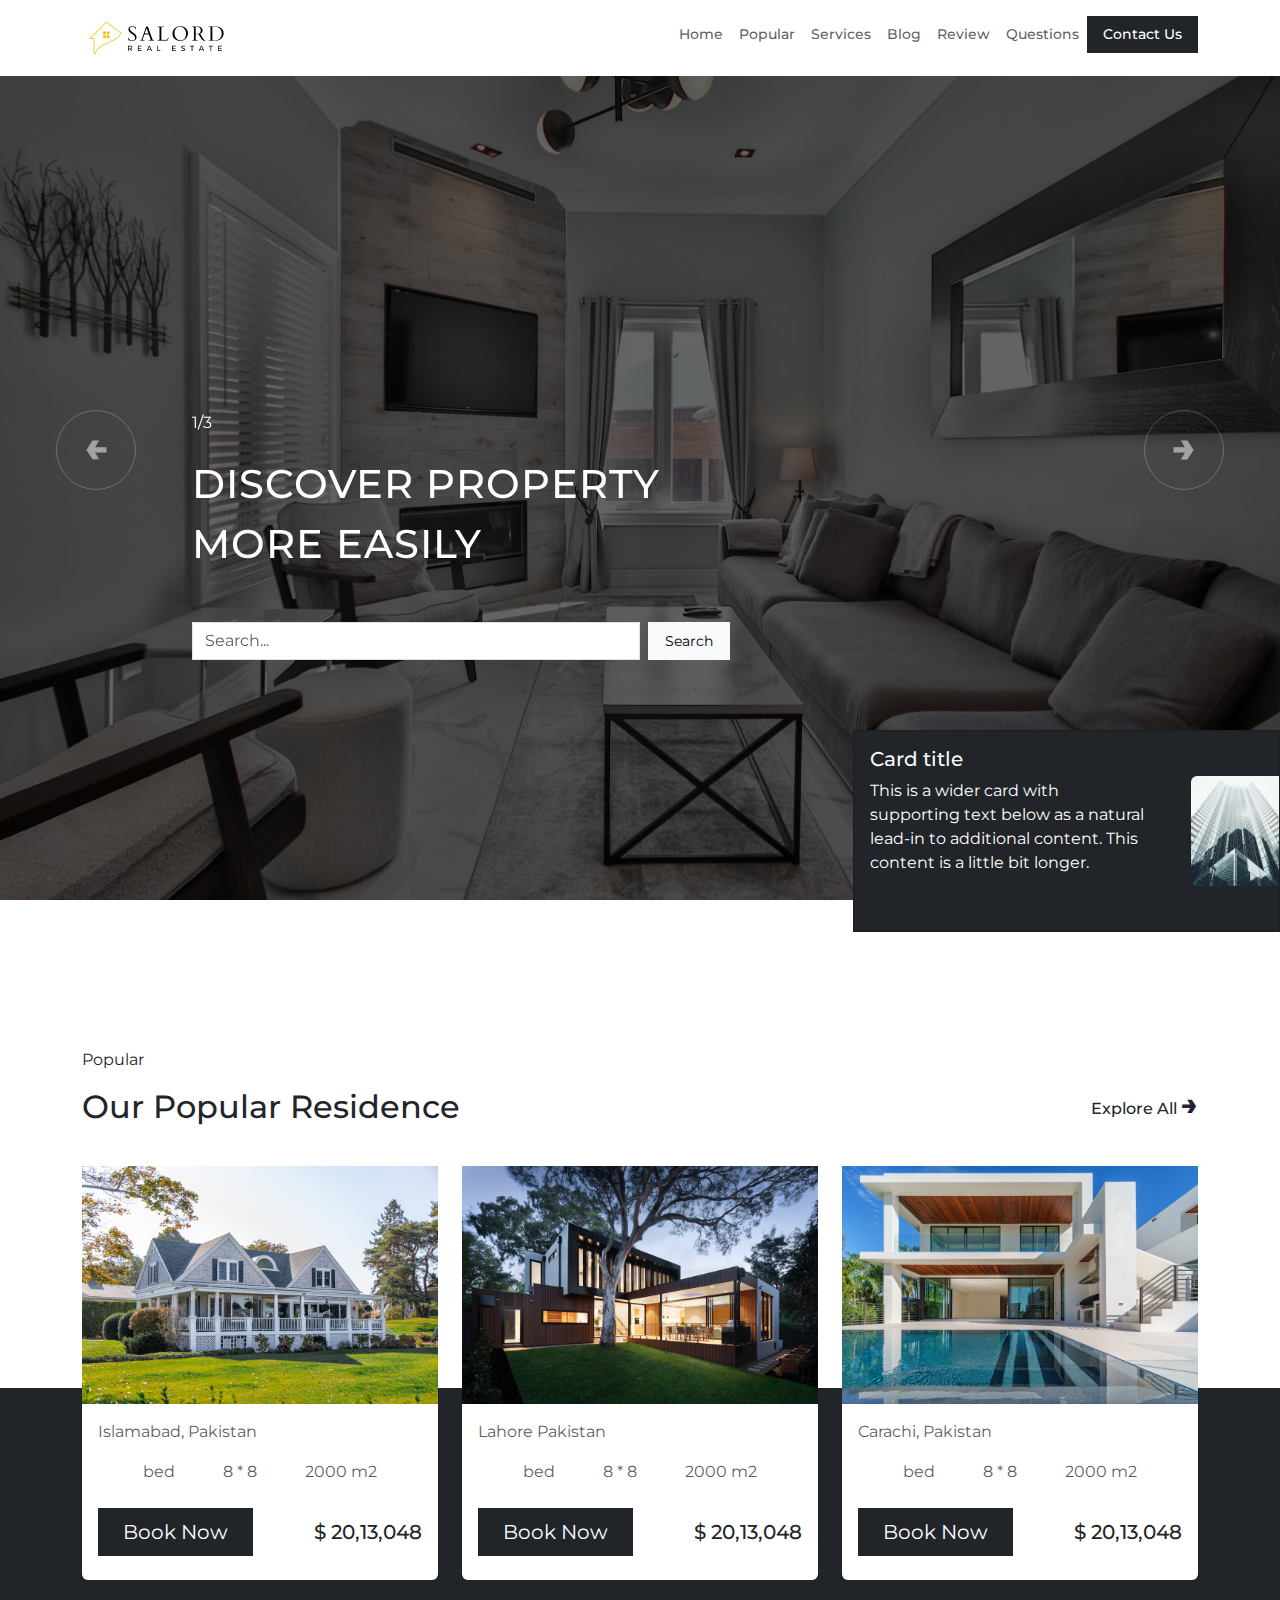
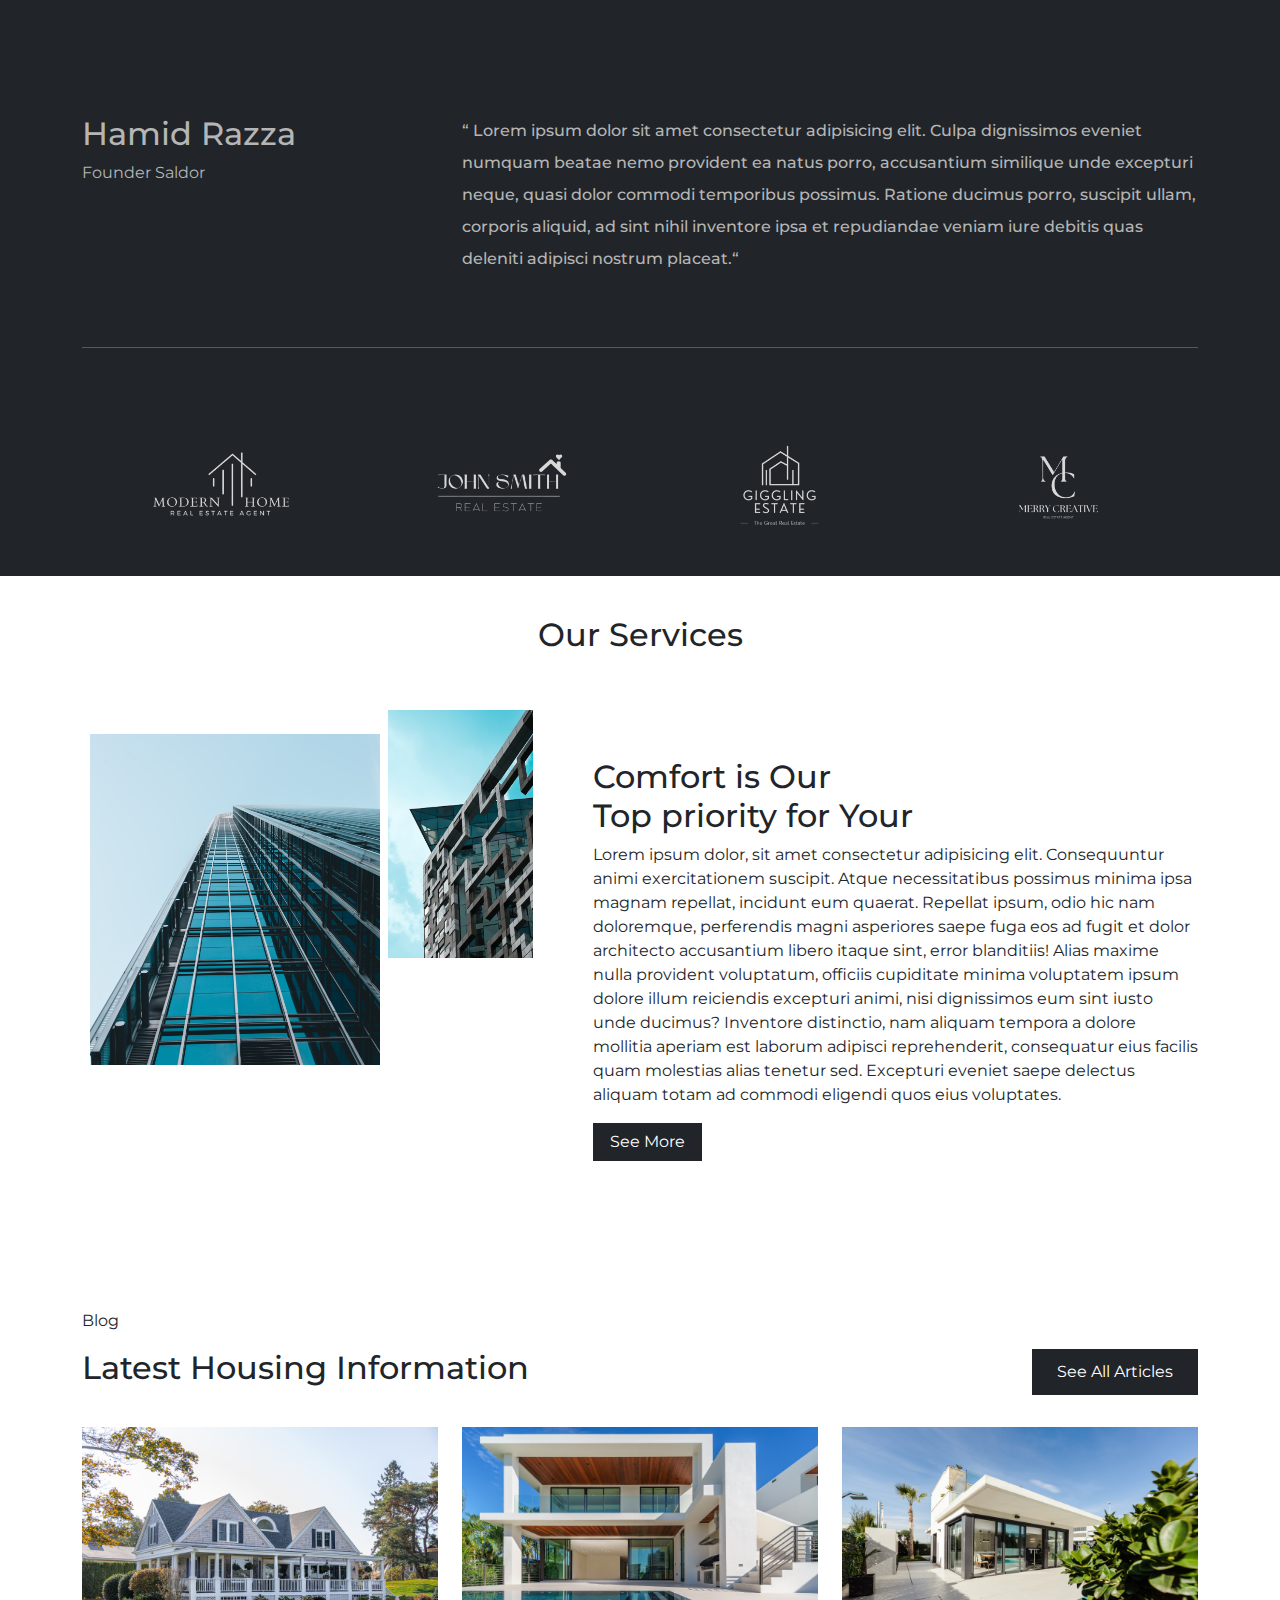
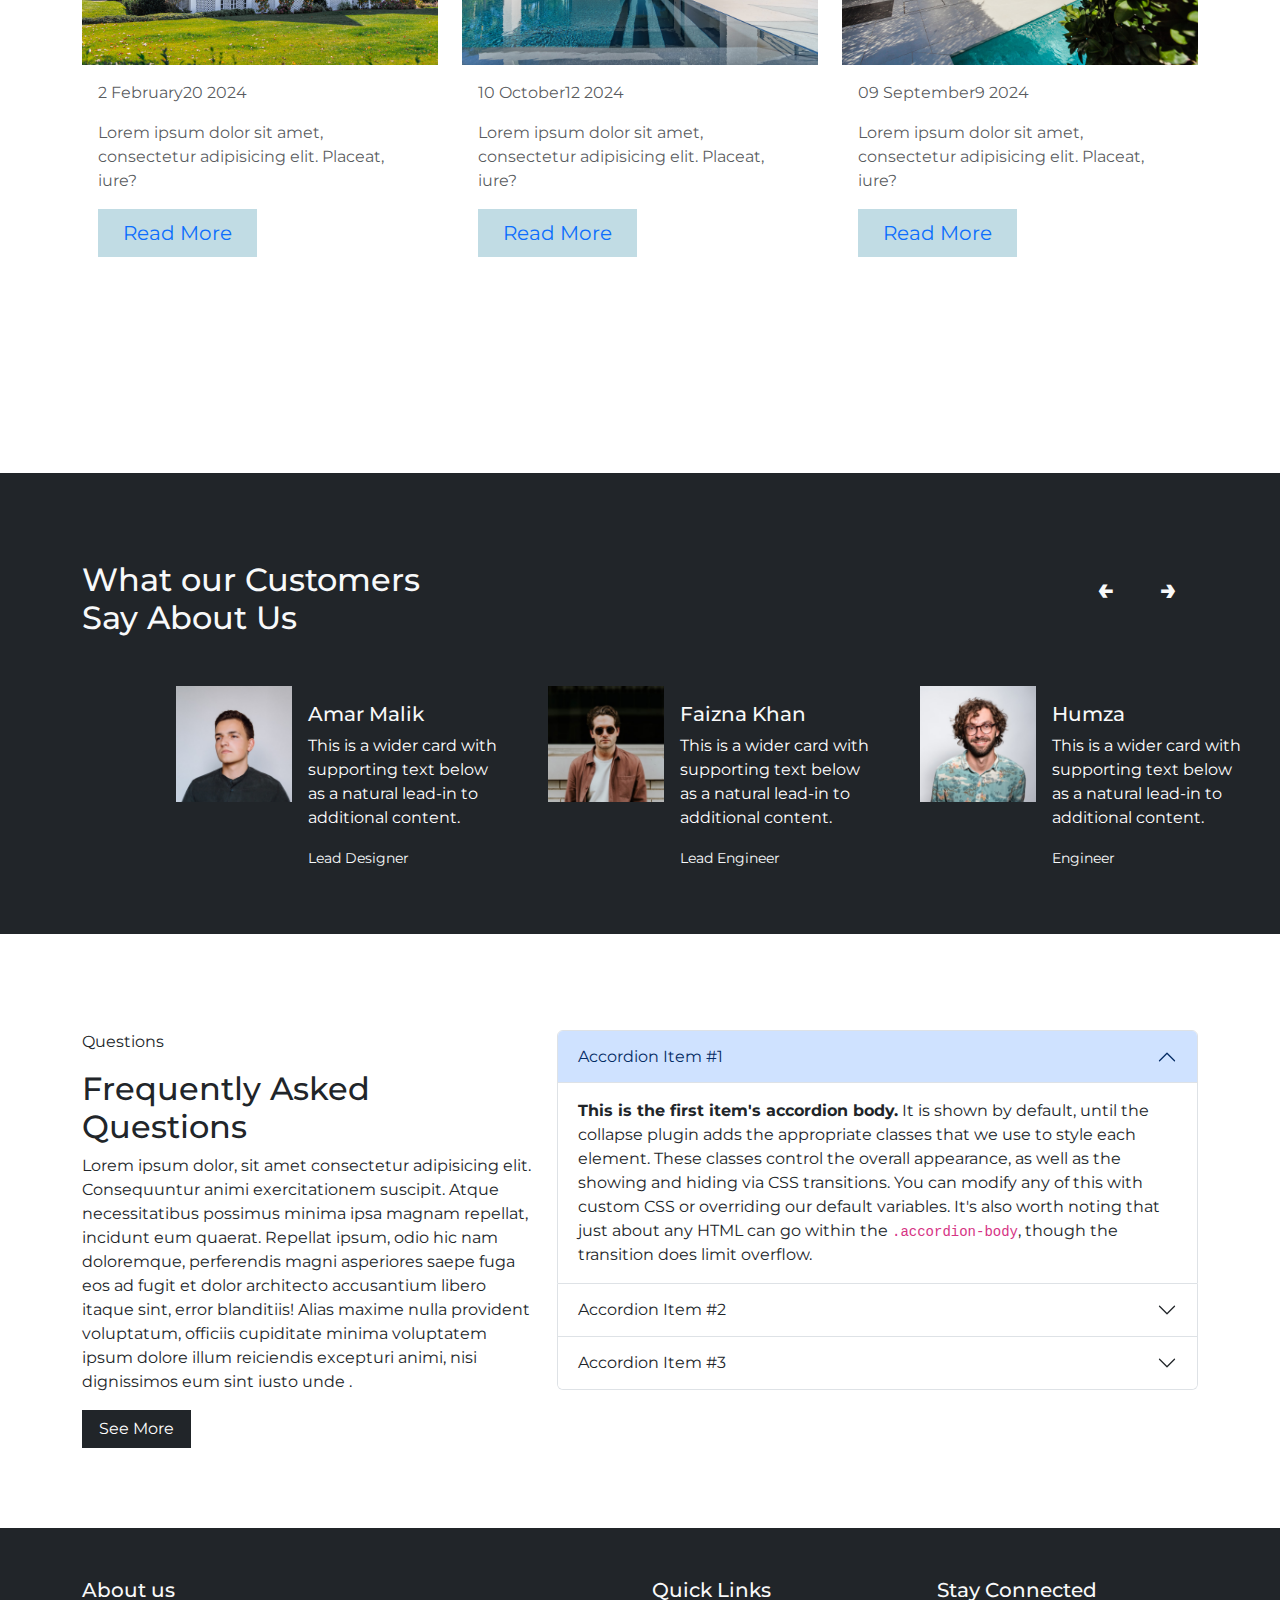
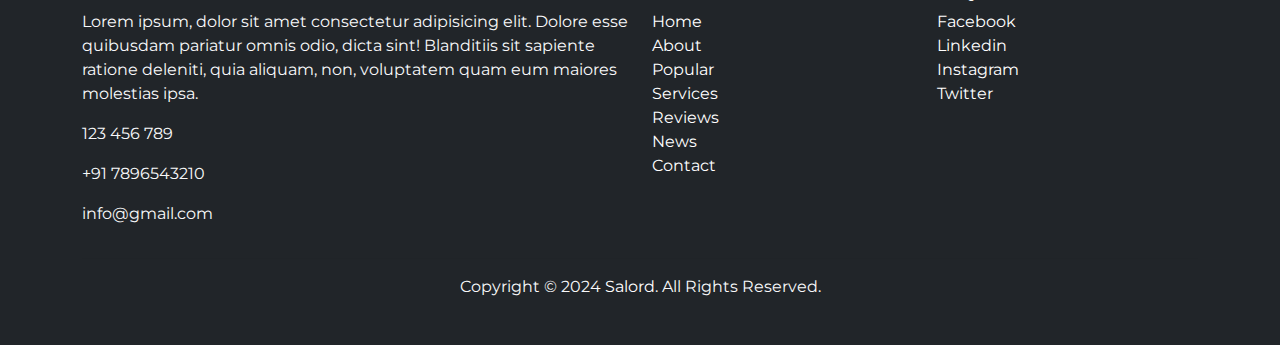
<file: index.html>
<!DOCTYPE html>
<html lang="en">
<head>
    <meta charset="UTF-8">
    <meta name="viewport" content="width=device-width, initial-scale=1.0">
    <title>Real Estate Website</title>
    <link rel="stylesheet" href="index.css">
    <link rel="stylesheet" href="https://cdnjs.cloudflare.com/ajax/libs/font-awesome/6.6.0/css/all.min.css" integrity="sha512-Kc323vGBEqzTmouAECnVceyQqyqdsSiqLQISBL29aUW4U/M7pSPA/gEUZQqv1cwx4OnYxTxve5UMg5GT6L4JJg==" crossorigin="anonymous" referrerpolicy="no-referrer" />
    <link href="https://cdn.jsdelivr.net/npm/bootstrap@5.3.3/dist/css/bootstrap.min.css" rel="stylesheet" integrity="sha384-QWTKZyjpPEjISv5WaRU9OFeRpok6YctnYmDr5pNlyT2bRjXh0JMhjY6hW+ALEwIH" crossorigin="anonymous">
</head>
<body>
 <!-- navbar -->
 <nav class="navbar navbar-expand-lg navbar-light bg-white fixed-top">
    <div class="container">
      <a class="navbar-brand" href="#">
        <img src="images/logo.png" alt="logo" class="w-50">
      </a>
      <button class="navbar-toggler" type="button" data-bs-toggle="collapse" data-bs-target="#navbarSupportedContent" aria-controls="navbarSupportedContent" aria-expanded="false" aria-label="Toggle navigation">
        <span class="navbar-toggler-icon"></span>
      </button>
      <div class="collapse navbar-collapse" id="navbarSupportedContent">
        <ul class="navbar-nav ms-auto mb-2 mg-lg-0">
          <li class="nav-item">
            <a class="nav-link " aria-current="page" href="#">Home</a>
          </li>
          <li class="nav-item">
            <a class="nav-link" href="#popular">Popular</a>
          </li>
          <li class="nav-item">
            <a class="nav-link" href="#services">Services</a>
          </li>
          <li class="nav-item">
            <a class="nav-link" href="#blog">Blog</a>
          </li>
          <li class="nav-item">
            <a class="nav-link" href="#review">Review</a>
          </li>
          <li class="nav-item">
            <a class="nav-link" href="#questions">Questions</a>
          </li>
          <li class="nav-item">
            <a class="nav-link btn text-white bg-dark px-3 rounded-0" href="contact.html">Contact Us</a>
          </li>
          
          
        </ul>
        
          
       
      </div>
    </div>
  </nav>
  <div id="carouselExampleAutoplaying" class="carousel slide">
    <div class="carousel-inner">
      <div class="carousel-item active ">
        <img src="images/home6.jpg" class="d-block w-100-height" alt="image1">
    <div class="carousel-caption carousel1">
        <p>1/3</p>
        <h5>Discover Property <br>More Easily</h5>
        <div class="mt-5 d-flex">
            <input type="text" class="form-control search w-50 rounded-0" id=" floatingInput" placeholder="Search...">
<button class="btn btn-light btn-sm  justify-content-md-end mx-2 px-3 rounded-0"><i class="fa-solid fa-magnifying-glass pr-3"></i>Search</button>            
        </div>
    </div>    
      </div>

      <div class="carousel-item pt-5">
        <img src="images/home7.jpg" class="d-block w-100-height" alt="image2">
    <div class="carousel-caption carousel2">
        <p>2/3</p>
        <h5>Global Homes <br>For our Future <br>Generation</h5>
        <p><a href="#" class="btn btn-light btn-lg mt-3 rounded-0">Discover More</a></p>
    </div>    
      </div>


      <div class="carousel-item pt-5">
        <img src="images/home8.jpg" class="d-block w-100-height" alt="image1">
    <div class="carousel-caption carousel3">
        <p>3/3</p>
        <h5>Property Buying <br>and Selling <br> Guides</h5>
        <p><a href="#" class="btn btn-light btn-lg mt-3 rounded-0">Discover More</a></p>
    </div>    
      </div>
      
    </div>
    <button class="carousel-control-prev" type="button" data-bs-target="#carouselExampleAutoplaying" data-bs-slide="prev">
      <span class="icon">&larr;</span>
      <span class="visually-hidden">Previous</span>
    </button>
    <button class="carousel-control-next" type="button" data-bs-target="#carouselExampleAutoplaying" data-bs-slide="next">
      <span class="icon">&rarr;</span>
      <span class="visually-hidden">Next</span>
    </button>
    <div class="col-md-4 z-1 position-absolute card-bottom card mb-3 card-color rounded-0 bg-dark" style="background:#0000 ;  ">
      <div class="row align-items-center">
        
        <div class="col-md-9">
          <div class="card-body">
            <h5 class="card-title text-light">Card title</h5>
            <p class="card-text text-white">This is a wider card with supporting text below as a natural lead-in to additional content. This content is a little bit longer.</p>
            <p class="card-text"><small class="text-body-secondary">Last updated 3 mins ago</small></p>
          </div>
        </div>
        <div class="col-md-3">
          <img src="images/project-3.jpg" class="img-fluid rounded-start"alt="card-img">
        </div>
      </div>
    </div>
  </div>
  <!-- popular <section></section> -->
<section class="container"style="margin-top:100px" id="popular">
  <p class="pt-5"> Popular</p>
  <div class="d-flex"> 
    <h2>Our Popular Residence</h2>
    <h6 class="ms-auto">Explore All <span class=" arrow-icon">&rarr;</span> </h6>
  </div>
  <div class="row row-cols-1  row-cols-lg-3 g-4 mt-2">
    <div class="col">
      <div class="card border-0 rounded">
        <img src="images/home1.jpg"  class="card-img-top rounded-0"alt="image1">
        <div class="card-body">
          <p class="card-text text-muted">
Islamabad, Pakistan
          </p>
          <div class="d-flex justify-content-center mt-3">
            <p class="mx-4 text-muted card-text"><i class="fa fa-car"></i> bed</p>
            <p class="mx-4 text-muted card-text"><i class="fa fa-play"></i> 8 * 8 </p>
            <p class="mx-4 text-muted card-text"><i class="fa fa-compass"></i> 2000 m2</p>
          </div>
<div class="d-flex my-2">
  <button class="btn btn-lg text-white bg-dark px-4 rounded-0">Book Now</button>
  <h5 class="my-auto ms-auto">$ 20,13,048</h5>
</div>
        </div>
      </div>
    </div>
    <div class="col">
      <div class="card border-0 rounded">
        <img src="images/home4.jpg"  class="card-img-top rounded-0"alt="image1">
        <div class="card-body">
          <p class="card-text text-muted">
Lahore Pakistan
          </p>
          <div class="d-flex justify-content-center mt-3">
            <p class="mx-4 text-muted card-text"><i class="fa fa-car"></i> bed</p>
            <p class="mx-4 text-muted card-text"><i class="fa fa-play"></i> 8 * 8 </p>
            <p class="mx-4 text-muted card-text"><i class="fa fa-compass"></i> 2000 m2</p>
          </div>
<div class="d-flex my-2">
  <button class="btn btn-lg text-white bg-dark px-4 rounded-0">Book Now</button>
  <h5 class="my-auto ms-auto">$ 20,13,048</h5>
</div>
        </div>
      </div>
    </div>
    <div class="col">
      <div class="card border-0 rounded">
        <img src="images/home2.jpg"  class="card-img-top rounded-0"alt="image1">
        <div class="card-body">
          <p class="card-text text-muted">
Carachi, Pakistan
          </p>
          <div class="d-flex justify-content-center mt-3">
            <p class="mx-4 text-muted card-text"><i class="fa fa-car"></i> bed</p>
            <p class="mx-4 text-muted card-text"><i class="fa fa-play"></i> 8 * 8 </p>
            <p class="mx-4 text-muted card-text"><i class="fa fa-compass"></i> 2000 m2</p>
          </div>
<div class="d-flex my-2">
  <button class="btn btn-lg text-white bg-dark px-4 rounded-0">Book Now</button>
  <h5 class="my-auto ms-auto">$ 20,13,048</h5>
</div>
        </div>
      </div>
    </div>
    
  </div>

</section>
<section class="bg-dark" style="margin-top: -15%;" id="about">
  <div class="container py-5">
    <div class="row" style="margin-top: 25%;">
<div class="col-lg-4">
  <h2 style="color: #b5b5b5; "> Hamid Razza</h2>
  <p style="color:#b5b5b5;">Founder Saldor</p>
</div>
<div class="col-lg-8 mb-5">
<h6 class="lh-lg" style="color:#b5b5b5"> &ldquo; Lorem ipsum dolor sit amet consectetur adipisicing elit. Culpa dignissimos eveniet numquam beatae nemo provident ea natus porro, accusantium similique unde excepturi neque, quasi dolor commodi temporibus possimus. Ratione ducimus porro, suscipit ullam, corporis aliquid, ad sint nihil inventore ipsa et repudiandae veniam iure debitis quas deleniti adipisci nostrum placeat.&ldquo;</h6>
</div>
    </div>
    <hr class="text-light">
    <div class=" container mt-5 pt-5">
      <div class="row text-center">
        <div class="col-md-3 col-sm-6">
<img src="images/logo1.png" alt="logo1" style="width:55%;">
        </div>
        <div class="col-md-3 col-sm-6">
          <img src="images/logo2.png" alt="logo1" style="width:55%;">
 </div>
 <div class="col-md-3 col-sm-6">
   <img src="images/logo3.png" alt="logo1" style="width:55%;">
   </div>           
   <div class="col-md-3 col-sm-6">
    <img src="images/logo4.png" alt="logo1" style="width:55%;">
            </div>
      </div>
    </div>
  </div>

</section>
<!-- our service section -->
<section class="about section-headding" style="margin-top: 40px;">
  <div class="text-center pb-5"id=services>
    <h2> Our Services</h2>
  </div>
  <div class="container">
    <div class="row">
      
      <div class="col-lg-5 col-md-12 col-12">
        <div class="d-flex">
          <div class="about-img mx-2">
            <img src="images/about1.png" alt="about-img" class="img-fluid h-100 mt-4">
          </div>
          <div class="about-img ">
            <img src="images/about2.png" alt="about-img" class="img-fluid h-75">
          </div>
        </div>
      </div>
      <div class="col-lg-7 col-md-12 col-12 ps-lg-5 mt-md-5"style="margin-top: 40px;">
        <div class="about-text">
          <h2> Comfort is Our <br>Top priority for Your</h2>
          <p>Lorem ipsum dolor, sit amet consectetur adipisicing elit. Consequuntur animi exercitationem suscipit. Atque necessitatibus possimus minima ipsa magnam repellat, incidunt eum quaerat. Repellat ipsum, odio hic nam doloremque, perferendis magni asperiores saepe fuga eos ad fugit et dolor architecto accusantium libero itaque sint, error blanditiis! Alias maxime nulla provident voluptatum, officiis cupiditate minima voluptatem ipsum dolore illum reiciendis excepturi animi, nisi dignissimos eum sint iusto unde ducimus? Inventore distinctio, nam aliquam tempora a dolore mollitia aperiam est laborum adipisci reprehenderit, consequatur eius facilis quam molestias alias tenetur sed. Excepturi eveniet saepe delectus aliquam totam ad commodi eligendi quos eius voluptates.</p>
          <a href="#" class="btn text-white bg-dark px-3 rounded-0"> See More</a>
        </div>
      </div>
    </div>
  </div>

</div>
</section>
<section class="container"style="margin-top:100px" id="blog">
  <p class="pt-5"> Blog</p>
  <div class="d-flex"> 
    <h2>Latest Housing Information</h2>
    <button class="btn text-white bg-dark px-4 btn-md ms-auto rounded-0">See All Articles</button>
  </div>
  <div class="row row-cols-1  row-cols-lg-3 g-4 mt-2">
    <div class="col">
      <div class="card border-0 rounded">
        <img src="images/home1.jpg"  class="card-img-top rounded-0"alt="image1">
        <div class="card-body">
          <p class="card-text text-muted">2 February20 2024</p>
          <p class="card-text text-muted"> Lorem ipsum dolor sit amet, consectetur adipisicing elit. Placeat, iure?</p>


            <button class="btn text-primary px-4 btn-lg rounded-0" style="background-color: rgb(193, 220, 228);">Read More</button>
</div>
        </div>
      </div>
    
      <div class="col">
        <div class="card border-0 rounded">
          <img src="images/home2.jpg"  class="card-img-top rounded-0"alt="image1">
          <div class="card-body">
            <p class="card-text text-muted">10 October12 2024</p>
            <p class="card-text text-muted"> Lorem ipsum dolor sit amet, consectetur adipisicing elit. Placeat, iure?</p>
  
  
              <button class="btn text-primary px-4 btn-lg rounded-0" style="background-color: rgb(193, 220, 228);">Read More</button>
  </div>
          </div>
        </div>
        <div class="col">
          <div class="card border-0 rounded">
            <img src="images/home3.jpg"  class="card-img-top rounded-0"alt="image1">
            <div class="card-body">
              <p class="card-text text-muted">09 September9 2024</p>
              <p class="card-text text-muted"> Lorem ipsum dolor sit amet, consectetur adipisicing elit. Placeat, iure?</p>
    
    
                <button class="btn text-primary px-4 btn-lg rounded-0" style="background-color: rgb(193, 220, 228);">Read More</button>
    </div>
            </div>
          </div>
    
  </div>

</section>
<!-- review section -->
 <section class="bg-dark" style="margin-top: 200px;" id="review">
<div class="container pt-5">
  <div class="d-flex" style="margin-top: 40px;">
    <h2 class="text-light">What our Customers <br>Say About Us</h2>
<div class="ms-auto">
  <button class="btn btn-md  text-light ">
<span class="arrow-icon mx-2">&larr;</span>
  </button>
  <button class="btn btn-md  text-light ">
    <span class="arrow-icon mx-2">&rarr;</span>
      </button>
</div>



  </div>
</div>
<div class="container ms-auto row row-cols-1 row-cols-md-3 row-cols-lg-3 g-4 pb-5 mt-3 justify-content-center">
<div class="card border-0 rounded-0 bg-transparent ">
  <div class="row g-0">
    <div class="col-lg-4">
      <img src="images/team-1.png" class="img-fluid " alt="...">
    </div>
    <div class="col" >
      <div class="card-body">
        <h5 class="card-title text-light">Amar Malik</h5>
        <p class="card-text">This is a wider card with supporting text below as a natural lead-in to additional content. </p>
        <p class="card-text"><small class="text-light">Lead Designer</small></p>
      </div>
    </div>
  </div>
</div>

<div class="card border-0 rounded-0 bg-transparent ">
  <div class="row g-0">
    <div class="col-lg-4">
      <img src="images/team-2.png" class="img-fluid " alt="...">
    </div>
    <div class="col">
      <div class="card-body">
        <h5 class="card-title text-light">Faizna Khan</h5>
        <p class="card-text">This is a wider card with supporting text below as a natural lead-in to additional content. </p>
        <p class="card-text"><small class="text-light">Lead Engineer</small></p>
      </div>
    </div>
  </div>
</div>

<div class="card border-0 rounded-0 bg-transparent ">
  <div class="row g-0">
    <div class="col-lg-4 ">
      <img src="images/team-3.png" class="img-fluid " alt="...">
    </div>
    <div class="col d-block">
      <div class="card-body">
        <h5 class="card-title text-light">Humza</h5>
        <p class="card-text">This is a wider card with supporting text below as a natural lead-in to additional content. </p>
        <p class="card-text"><small class="text-light">Engineer</small></p>
      </div>
    </div>
  </div>
</div>
</div>

 </section>
  <!-- QNA section -->
  <section class="about section-headding mt-5" style="margin-top: 50px;"id="questions">
    
    <div class="container">
      <div class="row">
        
        
        <div class="col-lg-5 col-md-12 col-12  mt-md-5">
          <div class="about-text">
            <p>Questions</p>
            <h2> Frequently Asked <br>Questions</h2>
            <p>Lorem ipsum dolor, sit amet consectetur adipisicing elit. Consequuntur animi exercitationem suscipit. Atque necessitatibus possimus minima ipsa magnam repellat, incidunt eum quaerat. Repellat ipsum, odio hic nam doloremque, perferendis magni asperiores saepe fuga eos ad fugit et dolor architecto accusantium libero itaque sint, error blanditiis! Alias maxime nulla provident voluptatum, officiis cupiditate minima voluptatem ipsum dolore illum reiciendis excepturi animi, nisi dignissimos eum sint iusto unde .</p>
            <a href="#" class="btn text-white bg-dark px-3 rounded-0"> See More</a>
          </div>
        </div>
        <div class="accordion col-lg-7 mt-md-5 mt-5" id="accordionExample" style="margin-top: 55px;">
          <div class="accordion-item">
            <h2 class="accordion-header">
              <button class="accordion-button" type="button" data-bs-toggle="collapse" data-bs-target="#collapseOne" aria-expanded="true" aria-controls="collapseOne">
                Accordion Item #1
              </button>
            </h2>
            <div id="collapseOne" class="accordion-collapse collapse show" data-bs-parent="#accordionExample">
              <div class="accordion-body">
                <strong>This is the first item's accordion body.</strong> It is shown by default, until the collapse plugin adds the appropriate classes that we use to style each element. These classes control the overall appearance, as well as the showing and hiding via CSS transitions. You can modify any of this with custom CSS or overriding our default variables. It's also worth noting that just about any HTML can go within the <code>.accordion-body</code>, though the transition does limit overflow.
              </div>
            </div>
          </div>
          <div class="accordion-item">
            <h2 class="accordion-header">
              <button class="accordion-button collapsed" type="button" data-bs-toggle="collapse" data-bs-target="#collapseTwo" aria-expanded="false" aria-controls="collapseTwo">
                Accordion Item #2
              </button>
            </h2>
            <div id="collapseTwo" class="accordion-collapse collapse" data-bs-parent="#accordionExample">
              <div class="accordion-body">
                <strong>This is the second item's accordion body.</strong> It is hidden by default, until the collapse plugin adds the appropriate classes that we use to style each element. These classes control the overall appearance, as well as the showing and hiding via CSS transitions. You can modify any of this with custom CSS or overriding our default variables. It's also worth noting that just about any HTML can go within the <code>.accordion-body</code>, though the transition does limit overflow.
              </div>
            </div>
          </div>
          <div class="accordion-item">
            <h2 class="accordion-header">
              <button class="accordion-button collapsed" type="button" data-bs-toggle="collapse" data-bs-target="#collapseThree" aria-expanded="false" aria-controls="collapseThree">
                Accordion Item #3
              </button>
            </h2>
            <div id="collapseThree" class="accordion-collapse collapse" data-bs-parent="#accordionExample">
              <div class="accordion-body">
                <strong>This is the third item's accordion body.</strong> It is hidden by default, until the collapse plugin adds the appropriate classes that we use to style each element. These classes control the overall appearance, as well as the showing and hiding via CSS transitions. You can modify any of this with custom CSS or overriding our default variables. It's also worth noting that just about any HTML can go within the <code>.accordion-body</code>, though the transition does limit overflow.
              </div>
            </div>
          </div>
        </div>
      </div>
    </div>
  
  
  </section>

<footer class="bg-dark bg-footer" style="margin-top: 80px;">
  <div class="container">
    <div class="row">
      <div class="col-lg-6">
        <h5 class="text-light">About us</h5>
        <p class="text-light">Lorem ipsum, dolor sit amet consectetur adipisicing elit. Dolore esse quibusdam pariatur omnis odio, dicta sint! Blanditiis sit sapiente ratione deleniti, quia aliquam, non, voluptatem quam eum maiores molestias ipsa.</p>
        <p class="text-light"> <i class="fa fa-location"></i>123 456 789</p>
        <p class="text-light"> <i class="fa fa-phone"></i>+91 7896543210</p>
        <p class="text-light"> <i class="fa fa-envelope"></i>info@gmail.com</p>
      </div>
      <div class="col-lg-3">
        <h5 class="text-light">Quick Links</h5>
        <ul class="list-unstyled">
          <li><a href="#">Home</a></li>
          <li><a href="#about">About</a></li>
          <li><a href="#popular">Popular</a></li>
          <li><a href="#services">Services</a></li>
          <li><a href="#review">Reviews</a></li>
          <li><a href="#blog">News</a></li>
          <li><a href="contact.html">Contact</a></li>

        </ul>
      </div>
      <div class="col-lg-3">
        <h5 class="text-light">Stay Connected</h5>
        <ul class="list-unstyled">
          <li><a href="#"><i class="fab fa-facebook"></i> Facebook</a></li>
          <li><a href="#"><i class="fab fa-linkedin"></i> Linkedin</a></li>
          <li><a href="#"><i class="fab fa-instagram"></i> Instagram</a></li>
          <li><a href="#"><i class="fab fa-twitter"></i> Twitter</a></li>

        </ul>
      </div>
    </div>
    <hr>
    <div class="row">
      <div class="col-lg-12">
        <p class="text-center text-light">
          Copyright &copy; 2024 <a href="#"">Salord</a>. All Rights Reserved.
        </p>
      </div>
    </div>
  </div>

</footer>




















    <script src="https://cdn.jsdelivr.net/npm/bootstrap@5.3.3/dist/js/bootstrap.bundle.min.js" integrity="sha384-YvpcrYf0tY3lHB60NNkmXc5s9fDVZLESaAA55NDzOxhy9GkcIdslK1eN7N6jIeHz" crossorigin="anonymous"></script>
</body>
</html>
</file>
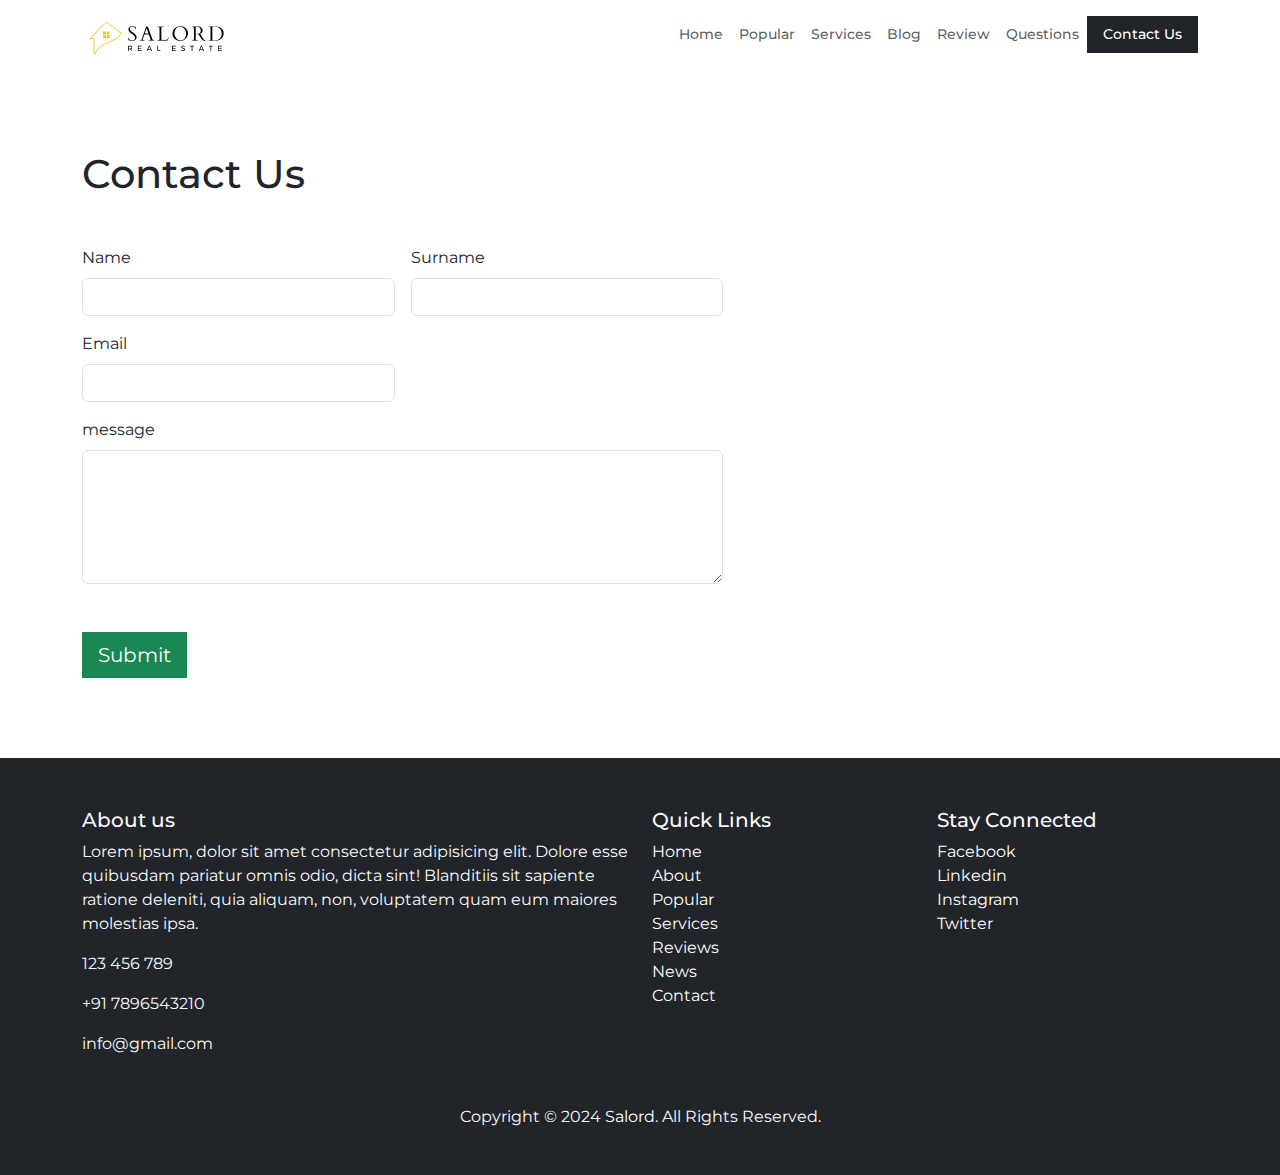
<file: contact.html>
<!DOCTYPE html>
<html lang="en">
<head>
    <meta charset="UTF-8">
    <meta name="viewport" content="width=device-width, initial-scale=1.0">
    <title>Real Estate Website</title>
    <link rel="stylesheet" href="index.css">
    <link rel="stylesheet" href="https://cdnjs.cloudflare.com/ajax/libs/font-awesome/6.6.0/css/all.min.css" integrity="sha512-Kc323vGBEqzTmouAECnVceyQqyqdsSiqLQISBL29aUW4U/M7pSPA/gEUZQqv1cwx4OnYxTxve5UMg5GT6L4JJg==" crossorigin="anonymous" referrerpolicy="no-referrer" />
    <link href="https://cdn.jsdelivr.net/npm/bootstrap@5.3.3/dist/css/bootstrap.min.css" rel="stylesheet" integrity="sha384-QWTKZyjpPEjISv5WaRU9OFeRpok6YctnYmDr5pNlyT2bRjXh0JMhjY6hW+ALEwIH" crossorigin="anonymous">
</head>
<body>
 <!-- navbar -->
 <nav class="navbar navbar-expand-lg navbar-light bg-white fixed-top">
    <div class="container">
      <a class="navbar-brand" href="#">
        <img src="images/logo.png" alt="logo" class="w-50">
      </a>
      <button class="navbar-toggler" type="button" data-bs-toggle="collapse" data-bs-target="#navbarSupportedContent" aria-controls="navbarSupportedContent" aria-expanded="false" aria-label="Toggle navigation">
        <span class="navbar-toggler-icon"></span>
      </button>
      <div class="collapse navbar-collapse" id="navbarSupportedContent">
        <ul class="navbar-nav ms-auto mb-2 mg-lg-0">
          <li class="nav-item">
            <a class="nav-link " aria-current="page" href="index.html">Home</a>
          </li>
          <li class="nav-item">
            <a class="nav-link" href="index.html#popular">Popular</a>
          </li>
          <li class="nav-item">
            <a class="nav-link" href="index.html#services">Services</a>
          </li>
          <li class="nav-item">
            <a class="nav-link" href="index.html#blog">Blog</a>
          </li>
          <li class="nav-item">
            <a class="nav-link" href="index.html#review">Review</a>
          </li>
          <li class="nav-item">
            <a class="nav-link" href="index.html#questions">Questions</a>
          </li>
          <li class="nav-item">
            <a class="nav-link btn text-white bg-dark px-3 rounded-0" href="contact.html">Contact Us</a>
          </li>
          
          
        </ul>
        
          
       
      </div>
    </div>
  </nav>
  

<section>
  <div class="container mb-5">
    <div class="col-md-12 col-lg-8" style="margin-top: 150px;">
      <h1 class="text-single">Contact Us</h1>
    </div>
  </div>
  <div class="contact mt-5">
    <div class="container">
      <div class="row">
<div class="col-lg-7">
  <form action="">
    <div class="row g-3">
      <div class="col-md-6">
        <label for="your-name"class ="form-label">Name</label>
        <input type="text" class="form-control" id="your-name" required>
      </div>
      <div class="col-md-6">
        <label for="your-Surname"class ="form-label">Surname</label>
        <input type="text" class="form-control" id="your-Surname" required>
      </div>
      <div class="col-md-6">
        <label for="your-email"class ="form-label">Email</label>
        <input type="email" class="form-control" id="your-Email" required>
      </div>
      <div class="col-md-12">
        <label for="message"class ="form-label">message</label>
        <textarea name="message" id="messaage"rows="5"class="form-control"></textarea>
      </div>
    </div>
    <button type="button" class="btn  btn-success btn-lg  border-0 rounded-0 mt-5 ms-auto btn-block text-center">Submit</button>
  </form>
  
</div>
      </div>
    </div>
  </div>
  
</section>





  <footer class="bg-dark bg-footer" style="margin-top: 80px;">
    <div class="container">
      <div class="row">
        <div class="col-lg-6">
          <h5 class="text-light">About us</h5>
          <p class="text-light">Lorem ipsum, dolor sit amet consectetur adipisicing elit. Dolore esse quibusdam pariatur omnis odio, dicta sint! Blanditiis sit sapiente ratione deleniti, quia aliquam, non, voluptatem quam eum maiores molestias ipsa.</p>
          <p class="text-light"> <i class="fa fa-location"></i>123 456 789</p>
          <p class="text-light"> <i class="fa fa-phone"></i>+91 7896543210</p>
          <p class="text-light"> <i class="fa fa-envelope"></i>info@gmail.com</p>
        </div>
        <div class="col-lg-3">
          <h5 class="text-light">Quick Links</h5>
          <ul class="list-unstyled">
            <li><a href="index.html">Home</a></li>
            <li><a href="index.html#about">About</a></li>
            <li><a href="index.htmlindex.html#popular">Popular</a></li>
            <li><a href="index.html#services">Services</a></li>
            <li><a href="index.html#review">Reviews</a></li>
            <li><a href="index.html#blog">News</a></li>
            <li><a href="contact.html">Contact</a></li>
  
          </ul>
        </div>
        <div class="col-lg-3">
          <h5 class="text-light">Stay Connected</h5>
          <ul class="list-unstyled">
            <li><a href="#"><i class="fab fa-facebook"></i> Facebook</a></li>
            <li><a href="#"><i class="fab fa-linkedin"></i> Linkedin</a></li>
            <li><a href="#"><i class="fab fa-instagram"></i> Instagram</a></li>
            <li><a href="#"><i class="fab fa-twitter"></i> Twitter</a></li>
  
          </ul>
        </div>
      </div>
      <hr>
      <div class="row">
        <div class="col-lg-12">
          <p class="text-center text-light">
            Copyright &copy; 2024 <a href="#"">Salord</a>. All Rights Reserved.
          </p>
        </div>
      </div>
    </div>
  
  </footer>
  
  
  
  
  
  
  
  
  
  
  
  
  
  
  
  
  
  
  
  
      <script src="https://cdn.jsdelivr.net/npm/bootstrap@5.3.3/dist/js/bootstrap.bundle.min.js" integrity="sha384-YvpcrYf0tY3lHB60NNkmXc5s9fDVZLESaAA55NDzOxhy9GkcIdslK1eN7N6jIeHz" crossorigin="anonymous"></script>
</file>
<file: index.css>
@import url('https://fonts.googleapis.com/css2?family=Montserrat:ital,wght@0,100..900;1,100..900&display=swap" rel="stylesheet');
*{
    font-family:'Montserrat',sans-serif;
    margin: 0;
    padding: 0;
    box-sizing: border-box;

}
body{
    overflow-x: hidden;
}
.navbar a{
    font-size: 14px;
    font-weight: 500;
}
.navbar-toggler{
    padding: 1px,5px;
    font-size:  18px;
    line-height:0.3 ;
    background: #fff;
}
.w-100-height{
    height: 100vh;
    width: 100%;
}
.carousel-item{
    min-height: 100px;
}
.carousel-caption{
    text-align: left;
    margin-bottom: 200px;
    z-index: 2;
}
.carousel-caption h5{
    font-size: 40px;
    text-transform: uppercase;
    letter-spacing: 1px;
    font-weight: 500;
    line-height: 60px;
    text-align: left;
}
.carousel-caption p{
    /* margin: 100px; */
    width: 60%;
    /* padding-top: 250px; */
    font-size: 16px;
line-height: 1.9;
text-align: left;
}
.carousel-item .carousel-caption input{
    padding: 0.7rem , 1rem;
}
.carousel-inner::before{
    content:" ";
    position: absolute;
    width: 100%;
    height: 100%;
    top: 0;
    left: 0;
    background: rgba(0, 0, 0 ,0.6);
    z-index: 1;

}
.card-bottom{
right: 0;
margin-top: -170px;
border-radius: 0;
}
.card-text{
    color:white;
}
.card-color{
    background: #000;
    border-radius: 0;
}
.icon{
    font-size: 40px;
    font-weight:800;
    background: transparent;
    border:1px solid #ffffff74;
    width: 80px;
    height: 80px;
    line-height: 1.8;
    border-radius: 50%;
}
/* .carousel2 p{
    margin-top:-30px;
}
.carousel3 p{
    margin-top:-10px;
} */
@media only screen and (max-width:767px){
    .navbar-nav{
        text-align: center;
    }
    
    .carousel-caption h5{
        font-size: 30px;
        letter-spacing: 0;
        line-height: normal;
    }
    .carousel-caption p{
        padding:10px 15px;
        font-size: 15px;
    }
    .carousel  .card-bottom{
        display: none;
    }
}
.arrow-icon{
    font-size: 28px;
    font-weight: 800;
}
.section-padding{
    padding:100px 0px;
}
.bg-footer{
    background-color: #000;
    padding:50px 0 30px;
}
.bg-footer a{
    text-decoration: none;
    color:#fff
}
</file>
